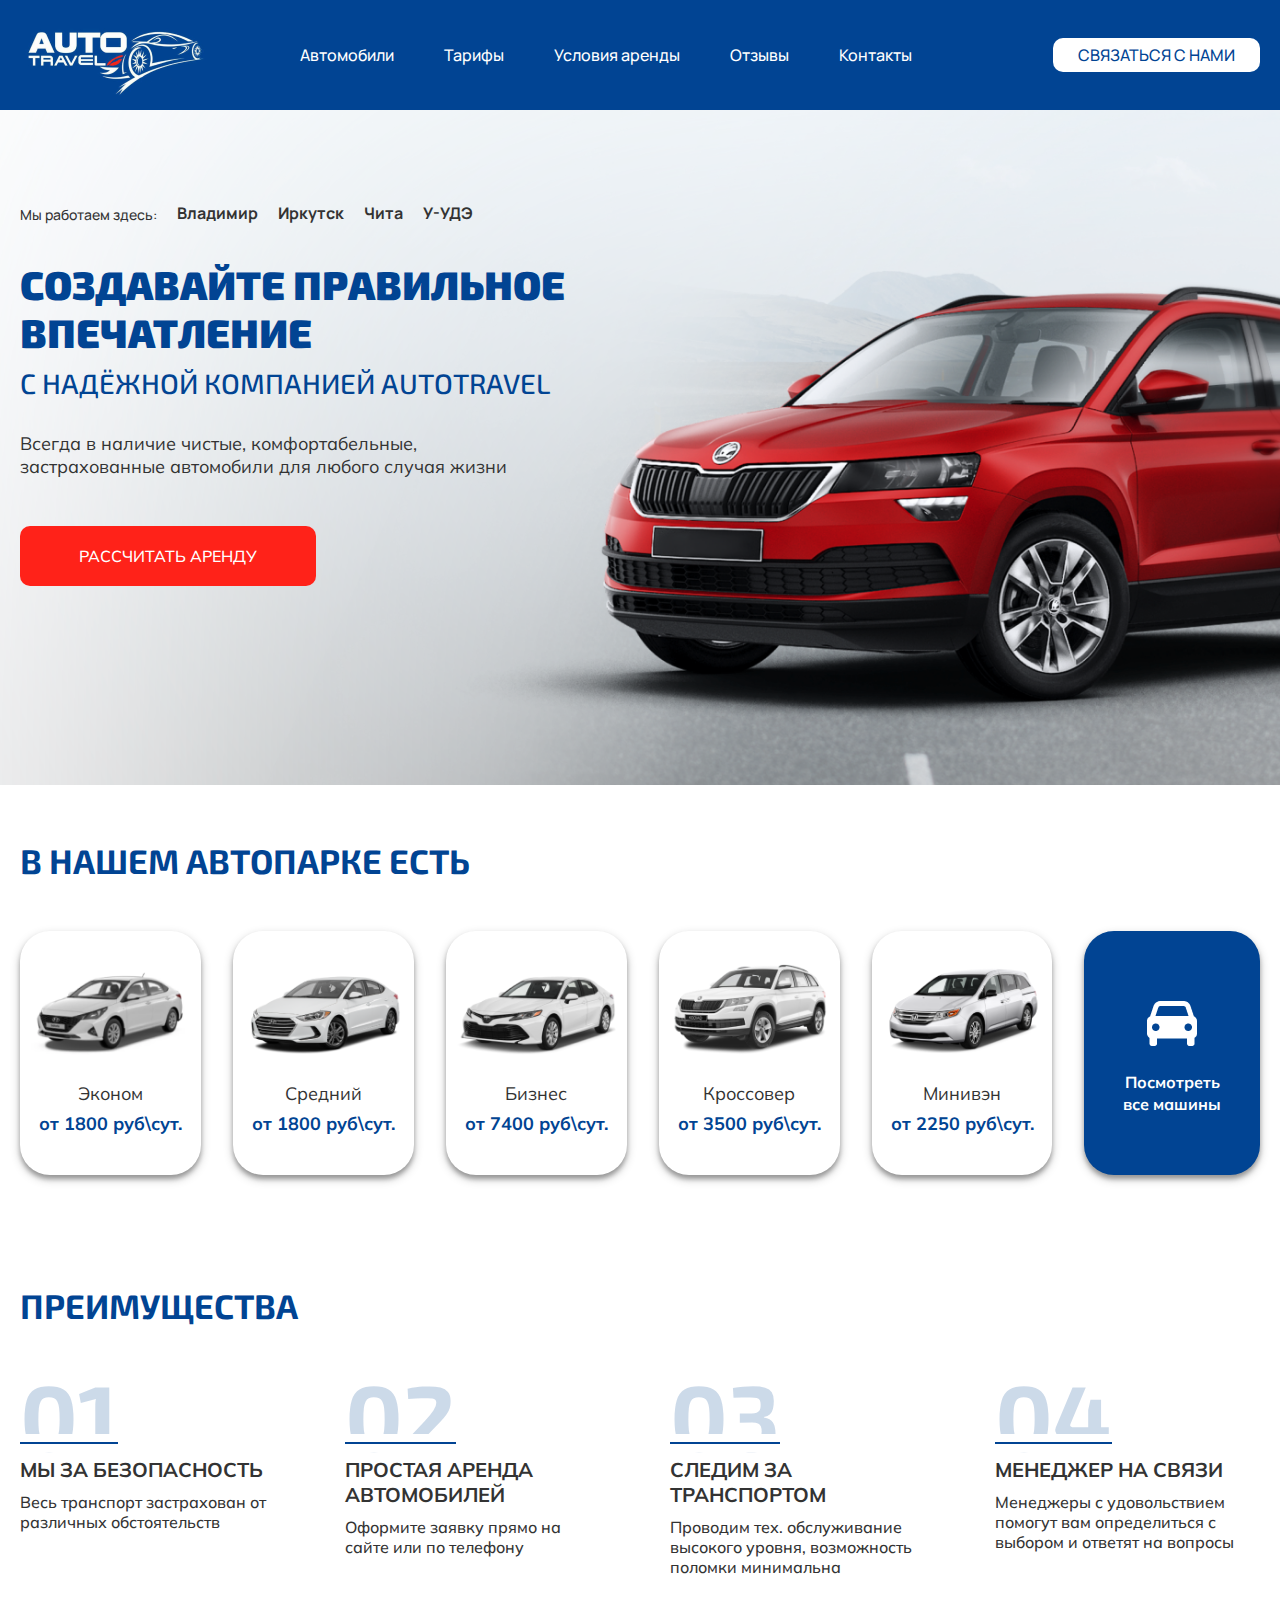
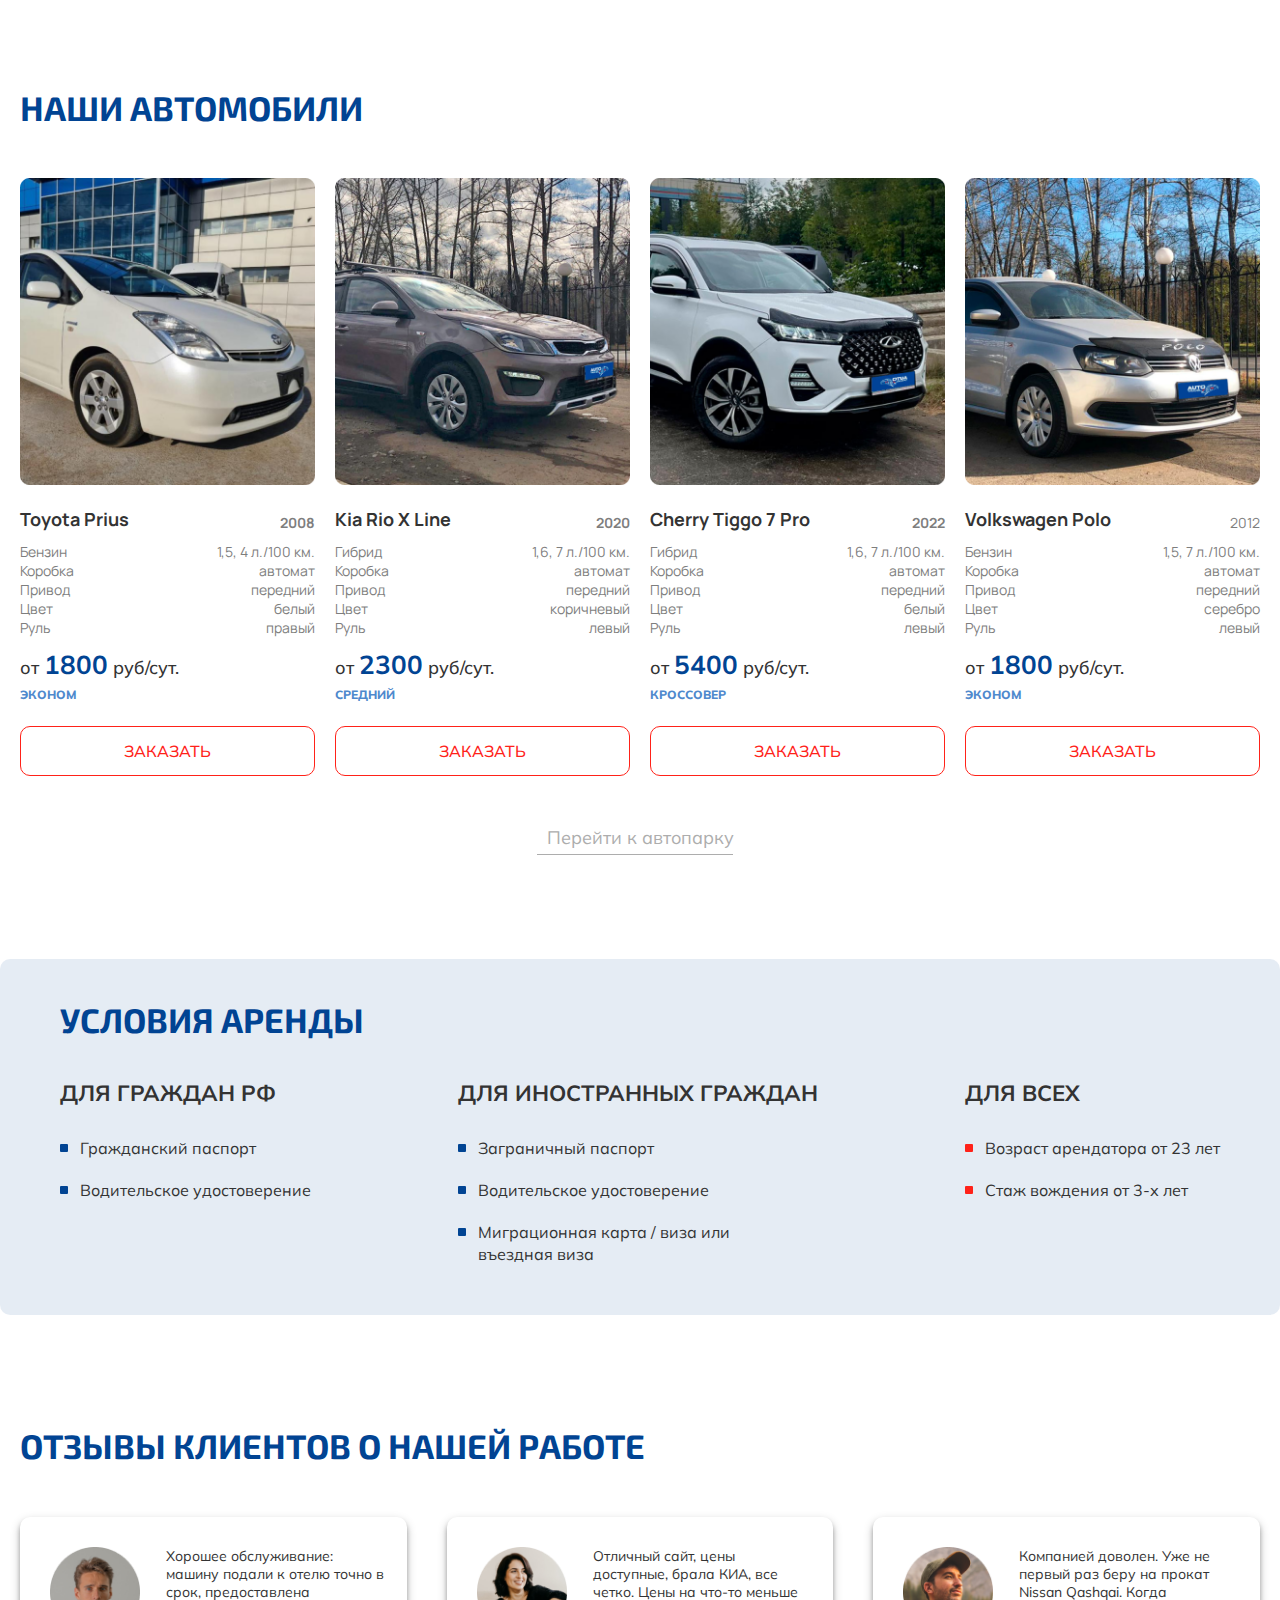
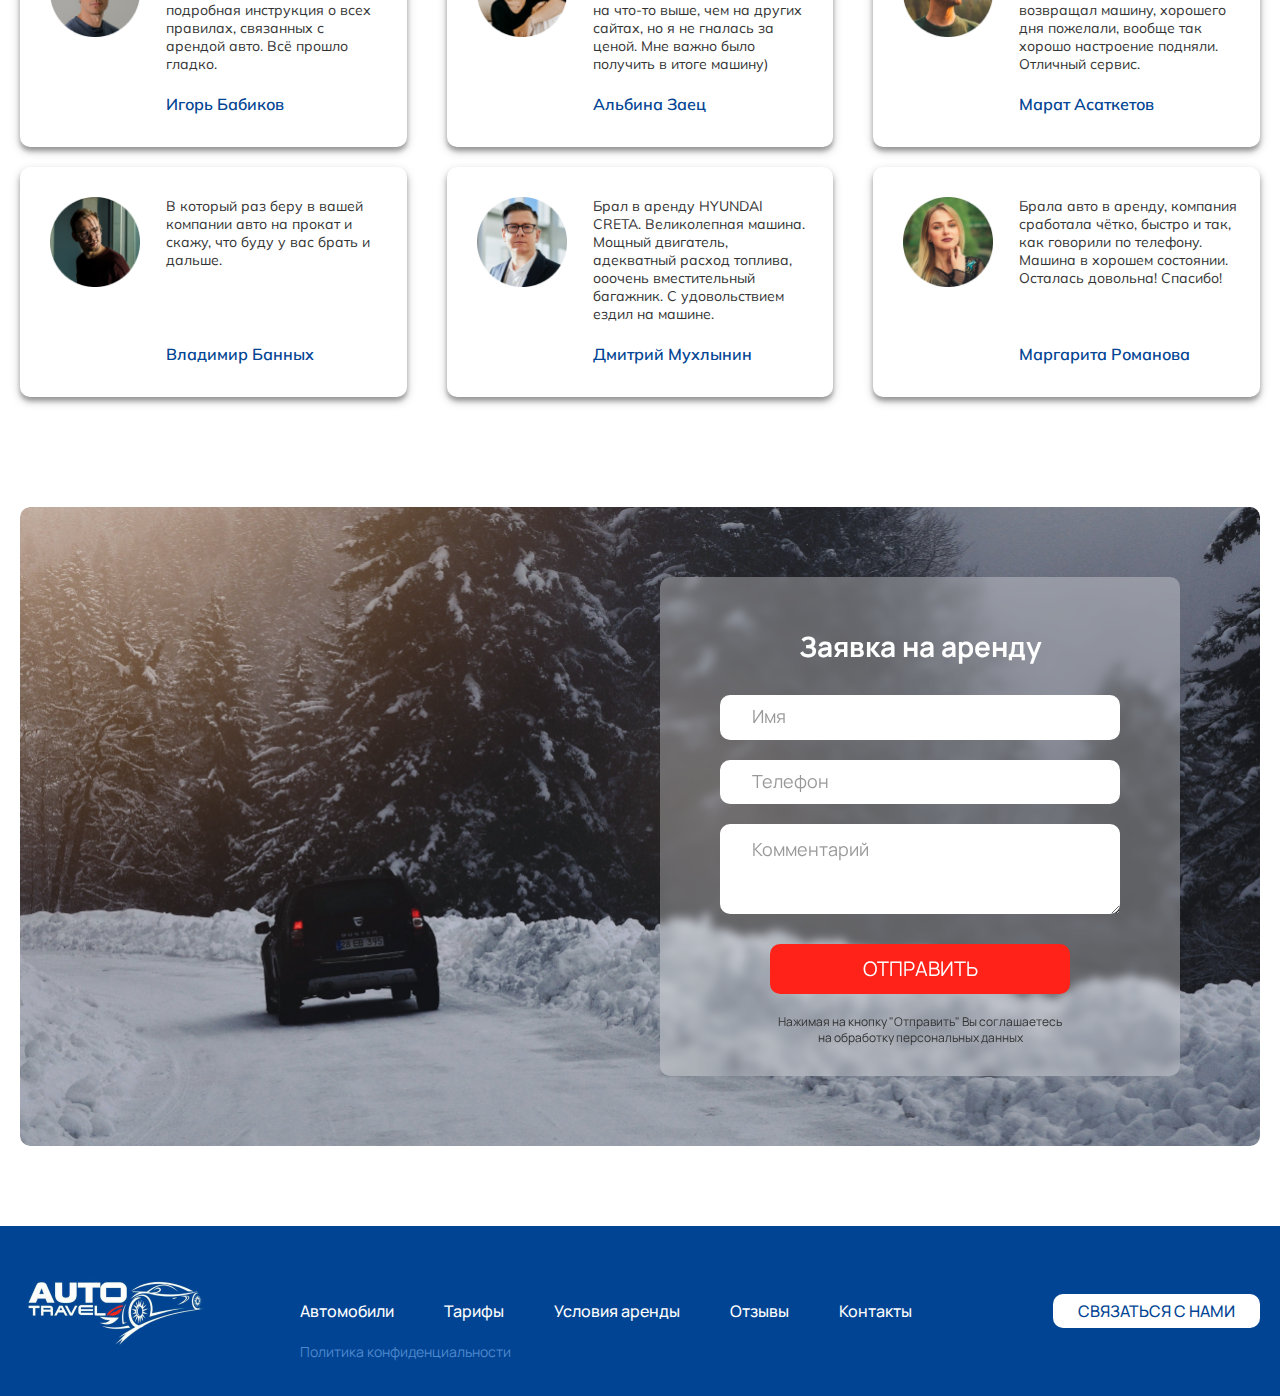
<file: index.html>
<!doctype html>
<html lang="en">

<head>
  <meta charset="UTF-8">
  <meta http-equiv="X-UA-Compatible" content="IE=edge">
  <meta name="viewport" content="width=device-width,initial-scale=1">
  <title>Auto Travel</title>
  <link href="style.index.71f0271fb2bd849b9419.css" rel="stylesheet">
</head>

<body>

	<div class="wrapper">
		<!-- HEADER -->
		<header class="header" id="header">
			<div class="container">
				<div class="header__inner">
					<!-- header logo left side -->
					<div class="header__logo">
						<a href="#">
							<img src="./images/header-logo.png" alt="auto_travel_logo">
						</a>
					</div>
					<!-- header content right side -->
					<div class="header__content">
						<!-- header menu -->
						<nav class="header__menu">
							<ul class="header__menu-list">
								<li class="header__menu-item">
									<a class="header__menu-link" href="#autopark">Автомобили</a>
								</li>
								<li class="header__menu-item">
									<a class="header__menu-link" href="./html/plans.html">Тарифы</a>
								</li>
								<li class="header__menu-item">
									<a class="header__menu-link" href="#terms">Условия аренды</a>
								</li>
								<li class="header__menu-item">
									<a class="header__menu-link" href="#feedback">Отзывы</a>
								</li>
								<li class="header__menu-item">
									<a class="header__menu-link" href="./html/contacts.html">Контакты</a>
								</li>
							</ul>
						</nav>
						<!-- header btn -->
						<div class="header__btn">
							<button class="button header__button">Связаться с нами</button>
						</div>
						<!-- burger -->
						<div class="burger">
							<div class="burger__button">
								<span class="burger__button-line">
								</span>
							</div>
						</div>
					</div>
				</div>
			</div>
		</header>
		<!-- <a href="./html/calculator.html">В КАЛЬКУЛЯТОР</a> -->
		<!-- MAIN -->
		<main class="main">
			<!-- INTRO -->
			<section class="intro">
				<div class="container">
					<div class="intro__inner inner">
						<!-- intro location -->
						<div class="intro__location">
							<!-- intro location title -->
							<div class="intro__location-title">Мы работаем здесь:</div>
							<ul class="intro__location-list">
								<li class="intro__location-item">
									Владимир
								</li>
								<li class="intro__location-item">
									Иркутск
								</li>
								<li class="intro__location-item">
									Чита
								</li>
								<li class="intro__location-item">
									У-УДЭ
								</li>
							</ul>
						</div>
						<!-- intro title -->
						<h1 class="intro__title">
							Создавайте правильное <br> впечатление
						</h1>
						<div class="intro__subtitle">
							с надёжной компанией AutoTravel
						</div>
						<!-- intro text -->
						<div class="intro__text text__content">
							Всегда в наличие чистые, комфортабельные, <br>
							застрахованные автомобили для любого случая жизни
						</div>
						<!-- intro btn -->
						<button class="button intro__button">рассчитать аренду</button>
					</div>
				</div>
			</section>
			<!-- RATES -->
			<section class="rates" id="rates">
				<div class="container">
					<div class="rates__inner inner">
						<!-- rates title -->
						<h2 class="title rates__title">
							В нашем автопарке есть
						</h2>
						<div class="rates__cards">
							<!-- rates item -->
							<div class="rates__cards-item">
								<div class="rates__item-image">
									<img src="./images/econom-car.png" alt="econom-car">
								</div>
								<div class="rates__item-class text__content">
									Эконом
								</div>
								<div class="rates__item-price text__content">
									от 1800 руб\сут.
								</div>
							</div>
							<!-- rates item -->
							<div class="rates__cards-item">
								<div class="rates__item-image">
									<img src="./images/middle-car.png" alt="middle-car">
								</div>
								<div class="rates__item-class text__content">
									Средний
								</div>
								<div class="rates__item-price text__content">
									от 1800 руб\сут.
								</div>
							</div>
							<!-- rates item -->
							<div class="rates__cards-item">
								<div class="rates__item-image">
									<img src="./images/business-car.png" alt="business-car">
								</div>
								<div class="rates__item-class text__content">
									Бизнес
								</div>
								<div class="rates__item-price text__content">
									от 7400 руб\сут.
								</div>
							</div>
							<!-- rates item -->
							<div class="rates__cards-item">
								<div class="rates__item-image">
									<img src="./images/cross-car.png" alt="crossover-car">
								</div>
								<div class="rates__item-class text__content">
									Кроссовер
								</div>
								<div class="rates__item-price text__content">
									от 3500 руб\сут.
								</div>
							</div>
							<!-- rates item -->
							<div class="rates__cards-item">
								<div class="rates__item-image">
									<img src="./images/minivan-car.png" alt="minivan-car">
								</div>
								<div class="rates__item-class text__content">
									Минивэн
								</div>
								<div class="rates__item-price text__content">
									от 2250 руб\сут.
								</div>
							</div>
							<!-- rates viewall -->
							<div class="rates__cards-viewall">
								<div class="rates__cards-viewall--img">
									<img src="./images/car-icon.png" alt="minivan-car">
								</div>
								<a class="rates__cards-viewall--link" href="./html/cars.html" target="_blank">
									Посмотреть <br> все машины
								</a>
							</div>
						</div>
					</div>
				</div>
			</section>
			<!-- ADVANTAGES -->
			<section class="advantages">
				<div class="container">
					<div class="advanrages__inner inner">
						<!-- advantages title -->
						<h2 class="title advantages__title">
							Преимущества
						</h2>
						<!-- advantages wrapper -->
						<div class="advantages__content">
							<!-- advantages item -->
							<div class="advantages__item">
								<div class="advantages__number">
									01
								</div>
								<div class="advantages__caption">
									Мы за безопасность
								</div>
								<div class="advantages__text">
									Весь транспорт застрахован от различных обстоятельств
								</div>
							</div>
							<!-- advantages item -->
							<div class="advantages__item">
								<div class="advantages__number">
									02
								</div>
								<div class="advantages__caption">
									простая аренда автомобилей
								</div>
								<div class="advantages__text">
									Оформите заявку прямо на сайте или по телефону
								</div>
							</div>
							<!-- advantages item -->
							<div class="advantages__item">
								<div class="advantages__number">
									03
								</div>
								<div class="advantages__caption">
									Следим за транспортом
								</div>
								<div class="advantages__text">
									Проводим тех. обслуживание высокого уровня, возможность поломки минимальна
								</div>
							</div>
							<!-- advantages item -->
							<div class="advantages__item">
								<div class="advantages__number">
									04
								</div>
								<div class="advantages__caption">
									Менеджер на связи
								</div>
								<div class="advantages__text">
									Менеджеры с удовольствием помогут вам определиться с выбором и ответят на вопросы
								</div>
							</div>
						</div>
					</div>
				</div>
			</section>
			<!-- AUTOPARK -->
			<section class="autopark" id="autopark">
				<div class="container">
					<div class="autopark__inner inner">
						<!-- autopark title -->
						<h2 class="title autopark__title">
							Наши автомобили
						</h2>
						<div class="autopark__content">
							<!-- autopark card -->
							<div class="autopark__item">
								<div class="autopark__item-image">
									<img src="./images/autopark-1.png" alt="autopark-prius">
								</div>
								<ul class="autopark__item-params">
									<li class="autopark__item-param">
										<span class="autopark__item-param-left param-left--title">Toyota Prius</span>
										<span class="autopark__item-param-right param-left--year">2008</span>
									</li>
									<li class="autopark__item-param">
										<span class="autopark__item-param-left">Бензин</span>
										<span class="autopark__item-param-right">1,5, 4 л./100 км.</span>
									</li>
									<li class="autopark__item-param">
										<span class="autopark__item-param-left">Коробка</span>
										<span class="autopark__item-param-right">автомат</span>
									</li>
									<li class="autopark__item-param">
										<span class="autopark__item-param-left">Привод</span>
										<span class="autopark__item-param-right">передний</span>
									</li>
									<li class="autopark__item-param">
										<span class="autopark__item-param-left">Цвет</span>
										<span class="autopark__item-param-right">белый</span>
									</li>
									<li class="autopark__item-param">
										<span class="autopark__item-param-left">Руль</span>
										<span class="autopark__item-param-right">правый</span>
									</li>
								</ul>
								<div class="autopark__item-price">
									от <span class="autopark__item-price--num">1800</span> руб/сут.
								</div>
								<div class="autopark__item-class">
									эконом
								</div>
								<input type="button" value="Заказать" class="button autopark__button">
							</div>
							<!-- autopark card -->
							<div class="autopark__item">
								<div class="autopark__item-image">
									<img src="./images/autopark-2.png" alt="autopark-xline">
								</div>
								<ul class="autopark__item-params">
									<li class="autopark__item-param">
										<span class="autopark__item-param-left param-left--title">Kia Rio X Line</span>
										<span class="autopark__item-param-right param-left--year">2020</span>
									</li>
									<li class="autopark__item-param">
										<span class="autopark__item-param-left">Гибрид</span>
										<span class="autopark__item-param-right">1,6, 7 л./100 км.</span>
									</li>
									<li class="autopark__item-param">
										<span class="autopark__item-param-left">Коробка</span>
										<span class="autopark__item-param-right">автомат</span>
									</li>
									<li class="autopark__item-param">
										<span class="autopark__item-param-left">Привод</span>
										<span class="autopark__item-param-right">передний</span>
									</li>
									<li class="autopark__item-param">
										<span class="autopark__item-param-left">Цвет</span>
										<span class="autopark__item-param-right">коричневый</span>
									</li>
									<li class="autopark__item-param">
										<span class="autopark__item-param-left">Руль</span>
										<span class="autopark__item-param-right">левый</span>
									</li>
								</ul>
								<div class="autopark__item-price">
									от <span class="autopark__item-price--num">2300</span> руб/сут.
								</div>
								<div class="autopark__item-class">
									средний
								</div>
								<input type="button" value="Заказать" class="button autopark__button">
							</div>
							<!-- autopark card -->
							<div class="autopark__item">
								<div class="autopark__item-image">
									<img src="./images/autopark-3.png" alt="autopark-prius">
								</div>
								<ul class="autopark__item-params">
									<li class="autopark__item-param">
										<span class="autopark__item-param-left param-left--title">Cherry Tiggo 7 Pro</span>
										<span class="autopark__item-param-right param-left--year">2022</span>
									</li>
									<li class="autopark__item-param">
										<span class="autopark__item-param-left">Гибрид</span>
										<span class="autopark__item-param-right">1,6, 7 л./100 км.</span>
									</li>
									<li class="autopark__item-param">
										<span class="autopark__item-param-left">Коробка</span>
										<span class="autopark__item-param-right">автомат</span>
									</li>
									<li class="autopark__item-param">
										<span class="autopark__item-param-left">Привод</span>
										<span class="autopark__item-param-right">передний</span>
									</li>
									<li class="autopark__item-param">
										<span class="autopark__item-param-left">Цвет</span>
										<span class="autopark__item-param-right">белый</span>
									</li>
									<li class="autopark__item-param">
										<span class="autopark__item-param-left">Руль</span>
										<span class="autopark__item-param-right">левый</span>
									</li>
								</ul>
								<div class="autopark__item-price">
									от <span class="autopark__item-price--num">5400</span> руб/сут.
								</div>
								<div class="autopark__item-class">
									кроссовер
								</div>
								<input type="button" value="Заказать" class="button autopark__button">
							</div>
							<!-- autopark card -->
							<div class="autopark__item">
								<div class="autopark__item-image">
									<img src="./images/autopark-4.png" alt="autopark-prius">
								</div>
								<ul class="autopark__item-params">
									<li class="autopark__item-param">
										<span class="autopark__item-param-left param-left--title">Volkswagen Polo</span>
										<span class="autopark__item-param-right param-left-year">2012</span>
									</li>
									<li class="autopark__item-param">
										<span class="autopark__item-param-left">Бензин</span>
										<span class="autopark__item-param-right">1,5, 7 л./100 км.</span>
									</li>
									<li class="autopark__item-param">
										<span class="autopark__item-param-left">Коробка</span>
										<span class="autopark__item-param-right">автомат</span>
									</li>
									<li class="autopark__item-param">
										<span class="autopark__item-param-left">Привод</span>
										<span class="autopark__item-param-right">передний</span>
									</li>
									<li class="autopark__item-param">
										<span class="autopark__item-param-left">Цвет</span>
										<span class="autopark__item-param-right">серебро</span>
									</li>
									<li class="autopark__item-param">
										<span class="autopark__item-param-left">Руль</span>
										<span class="autopark__item-param-right">левый</span>
									</li>
								</ul>
								<div class="autopark__item-price">
									от <span class="autopark__item-price--num">1800</span> руб/сут.
								</div>
								<div class="autopark__item-class">
									эконом
								</div>
								<input type="button" value="Заказать" class="button autopark__button">
							</div>
						</div>
						<!-- autopark link -->
						<div class="autopark__link text__content">
							<a href="./html/cars.html" target="_blank">Перейти к автопарку</a>
						</div>

					</div>
				</div>
			</section>
			<!-- TERMS -->
			<section class="terms" id="terms">
				<div class="container">
					<div class="terms__inner inner">
						<!-- terms title -->
						<h2 class="title terms__title">
							Условия аренды
						</h2>
						<div class="terms__content">
							<!-- terms card -->
							<div class="terms__item">
								<div class="terms__caption">
									Для граждан РФ
								</div>
								<ul class="terms__item-list">
									<li class="terms__list-item">
										Гражданский паспорт
									</li>
									<li class="terms__list-item">
										Водительское удостоверение
									</li>
								</ul>
							</div>
							<!-- terms card -->
							<div class="terms__item">
								<div class="terms__caption">
									Для Иностранных граждан
								</div>
								<ul class="terms__item-list">
									<li class="terms__list-item">
										Заграничный паспорт
									</li>
									<li class="terms__list-item">
										Водительское удостоверение
									</li>
									<li class="terms__list-item">
										Миграционная карта / виза или <br> въездная виза
									</li>
								</ul>
							</div>
							<!-- terms card -->
							<div class="terms__item">
								<div class="terms__caption">
									для всех
								</div>
								<ul class="terms__item-list">
									<li class="terms__list-item">
										Возраст арендатора от 23 лет
									</li>
									<li class="terms__list-item">
										Стаж вождения от 3-х лет
									</li>
								</ul>
							</div>
						</div>
					</div>
				</div>
			</section>
			<!-- FEEDBACK -->
			<section class="feedback" id="feedback">
				<div class="container">
					<div class="feedback__inner inner">
						<!-- feedback title -->
						<h2 class="title feedback__title">
							Отзывы клиентов о нашей работе
						</h2>
						<div class="feedback__content">
							<!-- feedback card -->
							<div class="feedback__item">
								<div class="feedback__image">
									<img src="./images/feedback-1.png" alt="feedback-1">
								</div>
								<div class="feedback__description">
									<p class="feedback__text">
										Хорошее обслуживание: машину подали к отелю точно в срок, предоставлена подробная инструкция о всех
										правилах, связанных с арендой авто. Всё прошло гладко.
									</p>
									<span class="feedback__author">Игорь Бабиков</span>
								</div>
							</div>
							<!-- feedback card -->
							<div class="feedback__item">
								<div class="feedback__image">
									<img src="./images/feedback-2.png" alt="feedback-2">
								</div>
								<div class="feedback__description">
									<p class="feedback__text">
										Отличный сайт, цены доступные, брала КИА, все четко. Цены на что-то меньше на что-то выше, чем на
										других сайтах, но я не гналась за ценой. Мне важно было получить в итоге машину)
									</p>
									<span class="feedback__author">Альбина Заец</span>
								</div>
							</div>
							<!-- feedback card -->
							<div class="feedback__item">
								<div class="feedback__image">
									<img src="./images/feedback-3.png" alt="feedback-3">
								</div>
								<div class="feedback__description">
									<p class="feedback__text">
										Компанией доволен. Уже не первый раз беру на прокат Nissan Qashqai. Когда возвращал машину, хорошего
										дня пожелали, вообще так хорошо настроение подняли. Отличный сервис.
									</p>
									<span class="feedback__author">Марат Асаткетов</span>
								</div>
							</div>
							<!-- feedback card -->
							<div class="feedback__item">
								<div class="feedback__image">
									<img src="./images/feedback-4.png" alt="feedback-4">
								</div>
								<div class="feedback__description">
									<p class="feedback__text">
										В который раз беру в вашей компании авто на прокат и скажу, что буду у вас брать и дальше.
									</p>
									<span class="feedback__author">Владимир Банных</span>
								</div>
							</div>
							<!-- feedback card -->
							<div class="feedback__item">
								<div class="feedback__image">
									<img src="./images/feedback-5.png" alt="feedback-5">
								</div>
								<div class="feedback__description">
									<p class="feedback__text">
										Брал в аренду HYUNDAI CRETA. Великолепная машина. Мощный двигатель, адекватный расход топлива,
										ооочень вместительный багажник. С удовольствием ездил на машине.
									</p>
									<span class="feedback__author">Дмитрий Мухлынин</span>
								</div>
							</div>
							<!-- feedback card -->
							<div class="feedback__item">
								<div class="feedback__image">
									<img src="./images/feedback-6.png" alt="feedback-6">
								</div>
								<div class="feedback__description">
									<article class="feedback__text">
										Брала авто в аренду, компания сработала чётко, быстро и так, как говорили по телефону. Машина в
										хорошем состоянии. Осталась довольна! Спасибо!
									</article>
									<span class="feedback__author">Маргарита Романова</span>
								</div>
							</div>
						</div>
					</div>
				</div>
			</section>
			<!-- CONNECT -->
			<section class="connect">
				<div class="container">
					<div class="connect__inner">
						<!-- form -->
						<form class="form" id="form">
							<h2 class="form__title">
								Заявка на аренду
							</h2>
							<div class="form__data-field">
								<input class="form__input-name main-form-name" type="text" placeholder="Имя">
								<input class="form__input-phone main-form-phone" type="tel" placeholder="Телефон">
								<textarea class="form__textarea main-form-textarea" name="" id="" cols="20" rows="10" placeholder="Комментарий"></textarea>
								<button class="button form__button" type="submit">Отправить</button>
								<span class="form__descr">Нажимая на кнопку "Отправить" Вы соглашаетесь <br> на обработку персональных
									данных</span>
							</div>
						</form>
					</div>
				</div>
			</section>
		</main>
		<!-- FOOTER -->
		<footer class="footer">
			<div class="container">
				<div class="footer__inner">
					<!-- footer logo -->
					<div class="footer__logo">
						<a href="#header">
							<img src="./images/header-logo.png" alt="auto_travel_logo">
						</a>
					</div>
					<!-- footer content -->
					<div class="footer__content">
						<!-- footer menu -->
						<nav class="footer__menu">
							<ul class="footer__menu-list">
								<li class="footer__menu-item">
									<a class="footer__menu-link" href="#rates">Автомобили</a>
								</li>
								<li class="footer__menu-item">
									<a class="footer__menu-link" href="./html/plans.html">Тарифы</a>
								</li>
								<li class="footer__menu-item">
									<a class="footer__menu-link" href="#terms">Условия аренды</a>
								</li>
								<li class="footer__menu-item">
									<a class="footer__menu-link" href="#feedback">Отзывы</a>
								</li>
								<li class="footer__menu-item">
									<a class="footer__menu-link" href="./html/contacts.html">Контакты</a>
								</li>
							</ul>
							<a class="footer__menu-link--bottom" href="#" target="_blank">Политика конфиденциальности</a>
						</nav>
						<!-- footer btn -->
						<div class="header__btn">
							<button class="button header__button">Связаться с нами</button>
						</div>
					</div>
				</div>
			</div>
		</footer>
		<!-- POPUP -->
		<div class="popup popup-hide" id="popup">
			<div class="popup__wrapper">
				<div class="popup__window">
					<div class="popup__close">
						<img src="./images/bx-x-circle.svg.png" alt="close-icon">
					</div>
					<div class="popup__inner">
						<div class="popup__title">
							РАСЧЁТ АРЕНДЫ
						</div>
						<div class="popup__classes">
							<button class="popup__classes-button">Выберите класс машины
								<img class="popup__classes-button--arrow" src="./images/arrow-down.png" alt="arrow">
							</button>
							<ul class="popup__classes-list">
								<li data-class="" class="popup__classes-list-item">Выберите класс машины</li>
								<li data-class="econom" class="popup__classes-list-item">Эконом</li>
								<li data-class="middle" class="popup__classes-list-item">Средний</li>
								<li data-class="business" class="popup__classes-list-item">Бизнес</li>
								<li data-class="cross" class="popup__classes-list-item">Кроссовер</li>
								<li data-class="minivan" class="popup__classes-list-item">Минивэн</li>
							</ul>
							<input type="text" name="" value="" class="popup__input-class">
						</div>
						<div class="popup__cars">
							<button class="popup__cars-button">Выберите марку автомобиля
								<img class="popup__classes-button--arrow" src="./images/arrow-down.png" alt="arrow">
							</button>
						<ul data-class-cars="econom" class="popup__cars-list popup__cars-econom-list">
							<li data-price="0" data-guarantie="0" class="popup__cars-list-item start">Выберите марку автомобиля</li>
							<li data-price="2200" data-guarantie="5000" class="popup__cars-list-item">Volkswagen Polo</li>
							<li data-price="2500" data-guarantie="5000" class="popup__cars-list-item">Honda Fit Shuttle</li>
							<li data-price="2200" data-guarantie="5000" class="popup__cars-list-item">Toyota Fielder</li>
							<li data-price="2200" data-guarantie="5000" class="popup__cars-list-item">Toyota Prius</li>
							<li data-price="2200" data-guarantie="5000" class="popup__cars-list-item">Toyota Corolla</li>
							<li data-price="2200" data-guarantie="5000" class="popup__cars-list-item">Toyota Premio</li>
						</ul>
						<ul data-class-cars="middle" class="popup__cars-list popup__cars-middle-list">
							<li data-price="0" data-guarantie="0" class="popup__cars-list-item start">Выберите марку автомобиля</li>
							<li data-price="2200" data-guarantie="5000" class="popup__cars-list-item">Kia Rio</li>
							<li data-price="2800" data-guarantie="10000" class="popup__cars-list-item">Kia Rio</li>
							<li data-price="2700" data-guarantie="5000" class="popup__cars-list-item">Kia Rio X Line</li>
							<li data-price="2900" data-guarantie="10000" class="popup__cars-list-item">Kia Rio</li>
							<li data-price="2400" data-guarantie="5000" class="popup__cars-list-item">Hyundai Solaris</li>
							<li data-price="2500" data-guarantie="5000" class="popup__cars-list-item">Hyundai Solaris</li>
							<li data-price="2600" data-guarantie="5000" class="popup__cars-list-item">Hyundai Solaris</li>
							<li data-price="2700" data-guarantie="5000" class="popup__cars-list-item">Hyundai Solaris</li>
							<li data-price="2700" data-guarantie="5000" class="popup__cars-list-item">Hyundai Solaris</li>
							<li data-price="2200" data-guarantie="5000" class="popup__cars-list-item">Toyota Fielder</li>
							<li data-price="2200" data-guarantie="5000" class="popup__cars-list-item">Toyota Prius</li>
						</ul>
						<ul data-class-cars="business" class="popup__cars-business-list popup__cars-list">
							<li data-price="0" data-guarantie="0" class="popup__cars-list-item start">Выберите марку автомобиля</li>
							<li data-price="8000" data-guarantie="15000" class="popup__cars-list-item">Range Rover</li>
						</ul>
						<ul data-class-cars="cross" class="popup__cars-cross-list popup__cars-list">
							<li data-price="0" data-guarantie="0" class="popup__cars-list-item start">Выберите марку автомобиля</li>
							<li data-price="3900" data-guarantie="10000" class="popup__cars-list-item">Mitsubishi Outlander</li>
							<li data-price="3900" data-guarantie="10000" class="popup__cars-list-item">Renault Duster</li>
							<li data-price="5400" data-guarantie="15000" class="popup__cars-list-item">Chery Tiggo 7 Pro</li>
						</ul>
						<ul data-class-cars="minivan" class="popup__cars-minivan-list popup__cars-list">
							<li data-price="0" data-guarantie="0" class="popup__cars-list-item start">Выберите машину</li>
							<li data-price="2900" data-guarantie="10000" class="popup__cars-list-item">Toyota Ipsum</li>
							<li data-price="3900" data-guarantie="10000" class="popup__cars-list-item">Toyota Ipsum</li>
							<li data-price="2600" data-guarantie="5000" class="popup__cars-list-item">Honda Freed</li>
						</ul>
						<input type="text" name="" value="" class="popup__input-price">
						<input type="text" name="" value="" class="popup__input-guarantie">
						</div>
					</div>
					<div class="popup__calculate">
						<div class="popup__calculate-day-price">
							Цена одного дня:
							<span class="popup__calculate-day-price--span"> 1800 руб/сут.</span>
						</div>
						<div class="popup__calculate-day-amount">
							Срок аренды в днях:
							<input class="day-input" type="text" value="1">
						</div>
						<div class="popup__calculate-guarantie">
							Сумма залога:
							<span class="popup__calculate-guarantie--span">5000 руб.</span>
						</div>
						<button class="button popup__calculate-button">РАССЧИТАТЬ</button>
						<div class="popup__calculate-total"> ИТОГО:
							<span class="popup__calculate-total--span">7200 руб.</span>
						</div>
					</div>
				</div>
			</div>
		</div>
		<!-- RENT POPUP -->
		<div class="rent-popup rent-popup-hide" id="rent-popup">
			<div class="rent-popup__wrapper">
				<div class="rent-popup__window">
					<div class="rent-popup__close">
						<img src="./images/bx-x-circle.svg.png" alt="close-icon">
					</div>
					<form class="popup-rent__form" id="rent__form">
						<div class="rent-popup__inner">
							<div class="rent-popup__title">
								РАСЧЁТ АРЕНДЫ
							</div>
							<div class="rent-popup__calculate">
								<div class="rent-popup__calculate-car">
									Toyota Premio 2002
								</div>
								<div class="rent-popup__calculate-day-price">
									Цена одного дня:
									<span class="rent-popup__calculate-day-price--span"> 1800 руб/сут.</span>
								</div>
								<div class="rent-popup__calculate-day-amount">
									Срок аренды в днях:
									<input class="rent-day-input" type="text" value="1">
								</div>
								<div class="rent-popup__calculate-guarantie">
									Сумма залога:
									<span class="rent-popup__calculate-guarantie--span">5000 руб.</span>
								</div>
								<div class="popup-rent__form-name">
									<input type="text" placeholder="Имя">
								</div>
								<div class="popup-rent__form-phone">
									<input type="text" placeholder="Телефон">
								</div>
								<button class="button popup-rent__form-button" type="submit">Заказать</button> 
								<div class="rent-popup__calculate-total"> ИТОГО:
									<span class="rent-popup__calculate-total--span">7200 руб.</span>
								</div>
							</div>
						</div>
					</form>
				</div>
			</div>
		</div>
		<!-- INFO POPUP -->
		<div class="info-popup info-popup-hide" id="info-popup">
			<div class="info-popup__wrapper">
				<div class="info-popup__window">
					<div class="info-popup__close">
						<img src="./images/bx-x-circle.svg.png" alt="close-icon">
					</div>
					<form class="popup-rent__form" id="info">
						<div class="info-popup__inner">
							<div class="info-popup__title">
								ЕСТЬ ВОПРОСЫ?	
							</div>
								<div class="info-popup__city">
									<input class="info-day-input" type="text" placeholder="Из какого вы города?">
								</div>
								<div class="info-popup__name">
									<input class="info-day-input" type="text" placeholder="Как вас зовут?">
								</div>
								<div class="popup-info__phone">
									<input type="text" placeholder="Телефон">
								</div>
								<div class="popup-info__message">
									<textarea type="text" placeholder="Комментарий"></textarea>
								</div>
								<button class="button popup-info__form-button" type="submit">Отправить</button> 
						</div>
					</form>
				</div>
			</div>
		</div>
	</div>

</body>

</html>
</file>
<file: style.index.71f0271fb2bd849b9419.css>
@import url(https://fonts.googleapis.com/css2?family=Mulish:wght@400;500;700;900&display=swap);
@import url(https://fonts.googleapis.com/css2?family=Manrope:wght@400;500;700&display=swap);
@import url(https://fonts.googleapis.com/css2?family=Exo+2:wght@500;700;900&display=swap);

*,
::before,
::after {
  margin: 0;
  padding: 0;
  box-sizing: border-box
}

html {
  line-height: 1;
  -ms-text-size-adjust: 100%;
  -moz-text-size-adjust: 100%;
  -webkit-text-size-adjust: 100%;
  -webkit-font-smoothing: antialiased;
  -moz-osx-font-smoothing: grayscale;
  font-size: 62.5%
}

body,
html {
  height: 100%;
  min-width: 32rem
}

main {
  display: block
}

a {
  text-decoration: none;
  background-color: rgba(0, 0, 0, 0)
}

h1,
h2,
h3,
h4,
h5,
h6,
p {
  margin: 0
}

ul,
ol,
li {
  list-style-type: none;
  margin: 0;
  padding: 0
}

hr {
  box-sizing: content-box;
  height: 0;
  overflow: visible
}

img {
  border-style: none
}

button,
input,
optgroup,
select,
textarea {
  font-family: inherit;
  font-size: 100%;
  line-height: 1.15;
  margin: 0
}

button,
select {
  text-transform: none
}

button,
[type=button],
[type=reset],
[type=submit] {
  -webkit-appearance: button
}

body {
  font-family: "Mulish", sans-serif;
  font-size: 1.6rem;
  line-height: 2.2rem;
  font-weight: 400;
  color: #333;
  background-color: #fff
}

img {
  max-width: 100%;
  -o-object-fit: cover;
  object-fit: cover;
  display: block
}

.wrapper {
  min-height: 100%;
  display: flex;
  flex-direction: column;
  overflow: hidden
}

.wrapper>main {
  flex: 1 1 auto
}

.container {
  max-width: 132rem;
  width: 100%;
  margin: 0 auto;
  padding: 0 2rem
}

.inner {
  padding: 5.5rem 0
}

.text__content {
  font-size: 1.8rem;
  line-height: 2.3rem
}

.title {
  font-family: "Exo 2", sans-serif;
  display: inline-block;
  font-size: 3.4rem;
  line-height: 4.1rem;
  text-transform: uppercase;
  font-weight: 700;
  color: #014493
}

.chunk-title {
  font-family: "Exo 2", sans-serif;
  font-weight: 700;
  font-size: 4rem;
  line-height: 4.8rem;
  text-transform: uppercase;
  color: #014493
}

.button {
  outline: none;
  border: none;
  cursor: pointer;
  border-radius: 1rem;
  padding: 0 5.9rem;
  font-weight: 500;
  text-transform: uppercase;
  background-color: #ff2219;
  color: #fff
}

.form__input-name {
  margin: 3rem 0 2rem 0
}

.form__textarea {
  margin: 2rem 0 3rem 0;
  height: 9rem;
  resize: vertical
}

.form__button {
  width: 30rem;
  height: 5rem;
  margin: 0 auto;
  font-family: "Manrope", sans-serif;
  background-color: #ff2219;
  font-weight: 400;
  font-size: 2rem;
  line-height: 2.7rem;
  color: #fff;
  margin-bottom: 2rem
}

.form__descr {
  font-family: "Manrope", sans-serif;
  font-size: 1.2rem;
  line-height: 1.6rem;
  text-align: center;
  color: #333
}

form input,
textarea {
  border-radius: 1rem;
  outline: none;
  border: none;
  padding: 1.3rem 0 1.3rem 3.2rem
}

input::-moz-placeholder,
textarea::-moz-placeholder {
  font-family: "Manrope", sans-serif;
  font-size: 1.8rem;
  line-height: 2.5rem;
  color: rgba(51, 51, 51, .5)
}

input::placeholder,
textarea::placeholder {
  font-family: "Manrope", sans-serif;
  font-size: 1.8rem;
  line-height: 2.5rem;
  color: rgba(51, 51, 51, .5)
}

.header {
  width: 100%;
  background-color: #014493
}

.header__inner {
  font-family: "Manrope", sans-serif;
  font-weight: 500;
  display: flex;
  align-items: center
}

.header__logo {
  padding: 1.8rem 0 1.2rem 0
}

.header__logo img {
  max-width: 18.8rem
}

.header__content {
  display: flex;
  justify-content: space-between;
  flex: 1 1 100%;
  align-items: center;
  margin-left: 9.2rem
}

.header__menu-list {
  display: flex;
  gap: 5rem
}

.header__menu-link {
  color: #fff
}

.header__button {
  padding: .8rem 2.5rem;
  background-color: #fff;
  color: #014493;
  font-size: 1.6 rem
}

.intro {
  background-image: url('images/intro-bg.png');
  background-position: bottom right;
  background-repeat: no-repeat;
  background-size: cover
}

.intro .container {
  padding-bottom: 4.5rem
}

.intro__inner {
  padding: 9.2rem 0 15.4rem 0
}

.intro__location {
  display: flex;
  align-items: flex-end;
  margin-bottom: 3.6rem
}

.intro__location-title {
  font-family: "Manrope", sans-serif;
  font-weight: 500;
  font-size: 1.4rem;
  line-height: 1.9rem;
  margin-right: 2rem
}

.intro__location-list {
  display: flex;
  gap: 2rem;
  font-family: "Manrope", sans-serif;
  font-weight: 700
}

.intro__title {
  font-family: "Exo 2", sans-serif;
  font-weight: 900;
  font-size: 4rem;
  line-height: 4.8rem;
  text-transform: uppercase;
  margin-bottom: 1rem;
  color: #014493
}

.intro__subtitle {
  font-family: "Exo 2", sans-serif;
  font-weight: 500;
  font-size: 2.8rem;
  line-height: 3.4rem;
  text-transform: uppercase;
  margin-bottom: 3.2rem;
  color: #014493
}

.intro__text {
  margin-bottom: 4.8rem
}

.intro__button {
  height: 6rem
}

.rates__title {
  margin-bottom: 5rem
}

.rates__cards {
  display: flex;
  gap: 3.2rem
}

.rates__cards-item {
  flex: 0 1 24rem;
  border-radius: 3rem;
  box-shadow: 0rem .4rem .4rem rgba(0, 0, 0, .25), 0rem .4rem 1rem rgba(0, 0, 0, .25);
  padding: 3.2rem 1rem 3rem 1rem;
  text-align: center
}

.rates__item-class {
  margin: 1.7rem 0 .7rem 0
}

.rates__item-price {
  font-weight: 700;
  color: #014493
}

.rates__cards-viewall {
  padding: 7rem 0 6rem 0;
  flex: 0 1 24rem;
  background-color: #014493;
  border-radius: 3rem;
  display: flex;
  flex-direction: column;
  align-items: center;
  box-shadow: 0rem .4rem .4rem rgba(0, 0, 0, .25), 0rem .4rem 1rem rgba(0, 0, 0, .25)
}

.rates__cards-viewall--img {
  margin-bottom: 2.5rem
}

.rates__cards-viewall--link {
  font-weight: 700;
  color: #fff;
  text-align: center
}

.advantages__title {
  margin-bottom: 5.96rem
}

.advantages__content {
  display: flex;
  gap: 7.5rem
}

.advantages__item {
  flex: 0 1 25rem
}

.advantages__number {
  position: relative;
  font-family: "Exo 2", sans-serif;
  font-size: 9.2rem;
  font-weight: 700;
  line-height: 5.6rem;
  color: rgba(1, 68, 147, .2);
  display: inline-block;
  margin-bottom: 1.5rem
}

.advantages__number::before {
  content: "";
  position: absolute;
  z-index: 4;
  width: 100%;
  height: 1.8rem;
  background-color: #fff;
  bottom: -1rem;
  left: 0
}

.advantages__number::after {
  content: "";
  position: absolute;
  z-index: 5;
  width: 100%;
  height: .2rem;
  background-color: #014493;
  bottom: -0.2rem;
  left: 0
}

.advantages__caption {
  font-weight: 700;
  font-size: 2rem;
  line-height: 2.5rem;
  text-transform: uppercase;
  margin-bottom: 1rem
}

.advantages__text {
  font-weight: 500;
  line-height: 2rem
}

.autopark__title {
  margin-bottom: 5rem
}

.autopark__content {
  display: flex;
  gap: 2rem;
  margin-bottom: 5rem
}

.autopark__item {
  flex: 1 1 25%
}

.autopark__image {
  margin-bottom: 2rem
}

.autopark__item-params {
  font-size: 1.4rem;
  line-height: 1.9rem;
  color: #7e7e7e;
  font-family: "Manrope", sans-serif
}

.param-left--title {
  font-weight: 700;
  font-size: 1.8rem;
  line-height: 2.5rem;
  color: #333
}

.param-left--year {
  font-weight: 700
}

.autopark__item-param:first-child {
  margin: 2.2rem 0 1rem 0
}

.autopark__item-param {
  display: flex;
  justify-content: space-between;
  align-items: flex-end
}

.autopark__item-price {
  margin: 1rem 0 .4rem 0;
  font-weight: 500;
  font-size: 1.8rem;
  line-height: 2.5rem;
  color: #333
}

.autopark__item-price--num {
  font-weight: 700;
  font-size: 2.6rem;
  line-height: 3.6rem;
  color: #014493
}

.autopark__item-class {
  font-weight: 800;
  font-size: 1.2rem;
  line-height: 1.6rem;
  text-transform: uppercase;
  color: #4f89cd;
  margin-bottom: 2.3rem
}

.autopark__button {
  background-color: rgba(0, 0, 0, 0);
  border: 1px solid #ff2219;
  width: 100%;
  height: 5rem;
  color: #ff2219
}

.autopark__link {
  display: block;
  text-align: center
}

.autopark__link a {
  position: relative;
  color: #adadad
}

.autopark__link a::after {
  content: "";
  position: absolute;
  width: 19.6rem;
  height: .1rem;
  background-color: #adadad;
  bottom: -0.6rem;
  left: -1rem
}

.terms .container {
  padding: 5.5rem 0
}

.terms__inner {
  padding: 4rem 6rem 5rem 6rem;
  background: rgba(1, 68, 147, .1);
  border-radius: 1rem
}

.terms__title {
  margin-bottom: 3.9rem
}

.terms__content {
  display: flex;
  justify-content: space-between
}

.terms__caption {
  font-weight: 700;
  font-size: 2.2rem;
  line-height: 2.8rem;
  text-transform: uppercase;
  margin-bottom: 3rem
}

.terms__list-item {
  margin-left: 2rem;
  margin-bottom: 2rem;
  position: relative
}

.terms__list-item::before {
  content: "";
  position: absolute;
  top: 50%;
  left: -1.6rem;
  width: .8rem;
  height: .8rem;
  background-color: #014493;
  border-radius: .1rem;
  transform: translate(-50%, -50%)
}

.terms__item:last-child .terms__list-item::before {
  background-color: #ff2219
}

.terms__item:nth-child(2) .terms__list-item:nth-child(3)::before {
  top: 25%
}

.terms__list-item:last-child {
  margin-bottom: 0
}

.feedback__title {
  margin-bottom: 5.1rem
}

.feedback__content {
  display: grid;
  grid-template-columns: repeat(3, minmax(29rem, 40rem));
  grid-gap: 2rem 4rem;
  gap: 2rem 4rem
}

.feedback__item {
  padding: 3rem 2rem 3.2rem 3rem;
  display: flex;
  box-shadow: 0px .4rem 1rem rgba(0, 0, 0, .25), 0px .4rem .4rem rgba(0, 0, 0, .25);
  border-radius: 1rem
}

.feedback__item:nth-child(3n) {
  margin-right: 0
}

.feedback__image {
  flex: 1 1 9.4rem;
  margin-right: 2.6rem
}

.feedback__description {
  flex: 1 1 23rem;
  display: flex;
  flex-direction: column;
  justify-content: space-between
}

.feedback__text {
  font-weight: 400;
  font-size: 1.4rem;
  line-height: 1.8rem;
  margin-bottom: 2rem
}

.feedback__author {
  font-weight: 600;
  color: #014493
}

.connect .container {
  padding-top: 5.5rem;
  padding-bottom: 8rem
}

.connect__inner {
  border-radius: 1rem;
  padding: 7rem 0 7rem 0;
  background-image: url('./images/connect-bg.png');
  background-repeat: no-repeat;
  background-size: cover
}

.form {
  padding: 5rem 6rem 3rem 6rem;
  background-color: rgba(255, 255, 255, .3);
  -webkit-backdrop-filter: blur(5px);
  backdrop-filter: blur(5px);
  border-radius: 1rem;
  max-width: 52rem;
  margin: 0 8rem 0 auto
}

.form__title {
  color: #fff;
  font-family: "Manrope", sans-serif;
  font-weight: 700;
  font-size: 2.8rem;
  line-height: 3.8rem;
  text-align: center
}

.form__data-field {
  display: flex;
  flex-direction: column
}

.footer {
  background-color: #014493;
  width: 100%
}

.footer a {
  color: #fff
}

.footer__inner {
  font-family: "Manrope", sans-serif;
  font-weight: 500;
  display: flex;
  align-items: center
}

.footer__logo {
  padding: 4.2rem 0 4.8rem 0
}

.footer__logo img {
  max-width: 18.8rem
}

.footer__content {
  display: flex;
  justify-content: space-between;
  flex: 1 1 100%;
  align-items: center;
  margin-left: 9.2rem
}

.footer__menu {
  position: relative
}

.footer__menu-list {
  display: flex;
  gap: 5rem
}

.footer__menu-item {
  text-align: center
}

.footer .footer__menu-link--bottom {
  font-weight: 400;
  font-size: 1.4rem;
  line-height: 1.9rem;
  color: #4f89cd;
  position: absolute;
  top: 4.2rem
}

.burger {
  display: none;
  z-index: 2
}

@media(max-width: 991px) {
  .burger {
    display: block;
    cursor: pointer;
    padding: .7rem
  }

  .burger__button {
    position: relative;
    width: 5rem;
    height: 4rem;
    display: flex;
    align-items: center;
    justify-content: center;
    transition: all .4s
  }

  .burger__button-line {
    display: inline-block;
    height: .3rem;
    width: 90%;
    background-color: #fff;
    border-radius: .3rem;
    transition: all .4s
  }

  .burger__button.active span {
    transform: scale(0)
  }

  .burger__button.active::before {
    transform: rotate(45deg);
    top: 1.9rem
  }

  .burger__button.active::after {
    transform: rotate(-45deg);
    bottom: 1.8rem
  }

  .burger__button::before,
  .burger__button::after {
    content: "";
    position: absolute;
    height: .3rem;
    width: 90%;
    background-color: #fff;
    border-radius: .3rem;
    transition: all .5s
  }

  .burger__button::after {
    bottom: .6rem
  }

  .burger__button::before {
    top: .6rem
  }
}

@media(max-width: 591px) {
  .burger__button-line {
    width: 80%
  }

  .burger__button::after {
    bottom: .8rem;
    width: 80%
  }

  .burger__button::before {
    top: .8rem;
    width: 80%
  }
}

@media(max-width: 375px) {
  .burger__button-line {
    width: 70%
  }

  .burger__button::after {
    bottom: 1rem;
    width: 70%
  }

  .burger__button::before {
    top: 1rem;
    width: 70%
  }
}

.popup {
  position: fixed;
  width: 100%;
  height: 100%;
  top: 0;
  left: 0;
  right: 0;
  bottom: 0;
  overflow: hidden;
  overflow-y: auto;
  -webkit-overflow-scrolling: touch;
  background-color: rgba(51, 51, 51, .85);
  z-index: 55;
  display: flex;
  flex-flow: column nowrap;
  align-items: center;
  justify-content: center;
  flex-direction: column;
  transition: opacity .2s ease
}

.popup-hide {
  opacity: 0;
  visibility: hidden;
  transition: all .2s ease
}

.popup-show {
  background-color: rgba(80, 80, 80, .3);
  transition: all .2s ease;
  visibility: visible
}

.popup__wrapper {
  width: 50rem
}

.popup__window {
  position: relative;
  background-color: #fff;
  width: 60rem;
  max-width: 100%;
  display: flex;
  flex-direction: column;
  justify-content: center;
  align-items: center;
  padding: 5rem 4.2rem;
  z-index: 56;
  border-radius: 1rem
}

.popup__window--active {
  opacity: 1;
  transform: scale(1);
  transition: all .2s ease
}

.popup__close {
  position: absolute;
  top: 2.3rem;
  right: 2.3rem;
  width: 3rem;
  height: 3rem;
  cursor: pointer
}

.popup__inner {
  width: 100%
}

.popup__title {
  font-family: "Exo 2", sans-serif;
  font-weight: 700;
  font-size: 3rem;
  line-height: 3.6rem;
  text-align: center;
  color: #014493;
  margin-bottom: 3rem
}

.popup__classes,
.popup__cars {
  flex: 1 1 100%;
  position: relative
}

.popup__classes-button,
.popup__cars-button {
  width: 100%;
  position: relative;
  display: block;
  -moz-text-align-last: left;
  text-align-last: left;
  border-radius: 1rem;
  background-color: #fff;
  border: 1px solid #014493;
  height: 5rem;
  padding: 1rem 2rem;
  font-family: "Manrope", sans-serif;
  font-weight: 400;
  font-size: 1.6rem;
  line-height: 2.2rem;
  color: #adadad;
  cursor: pointer;
  margin-bottom: 2rem
}

.popup__classes-button--arrow {
  position: absolute;
  top: 50%;
  right: 2rem;
  transform: translate(-50%, -50%)
}

.popup__classes-button--arrow.active {
  transform: rotateX(180deg)
}

.popup__classes-list {
  display: none;
  position: absolute;
  top: 5rem;
  left: 0;
  overflow: hidden;
  width: 100%;
  z-index: 1
}

.popup__classes-list-item,
.popup__cars-list-item {
  width: 100%;
  position: relative;
  display: block;
  -moz-text-align-last: left;
  text-align-last: left;
  border-radius: 1rem;
  background-color: #fff;
  border: 1px solid #014493;
  height: 5rem;
  padding: 1rem 2rem;
  font-family: "Manrope", sans-serif;
  font-weight: 400;
  font-size: 1.6rem;
  line-height: 2.2rem;
  cursor: pointer
}

.popup__input-class,
.popup__input-price,
.popup__input-guarantie {
  visibility: hidden;
  opacity: 0;
  position: absolute
}

.popup__cars-list {
  display: none;
  position: absolute;
  top: 5rem;
  left: 0;
  overflow: hidden;
  width: 100%;
  z-index: 1
}

.popup__calculate {
  margin-right: auto;
  width: 100%
}

.popup__calculate-day-price,
.popup__calculate-day-amount,
.popup__calculate-guarantie {
  font-family: "Manrope", sans-serif;
  font-weight: 400;
  font-size: 1.6rem;
  line-height: 2.2rem;
  color: #333;
  padding-left: 2.2rem
}

.popup__calculate-day-price--span,
.popup__calculate-guarantie--span,
.popup__calculate-total--span {
  font-weight: 700;
  color: #014493;
  padding-left: 1rem
}

.day-input {
  margin: 1rem 0 1rem 1rem;
  width: 7rem;
  height: 3rem;
  font-family: "Manrope", sans-serif;
  font-weight: 400;
  font-size: 1.6rem;
  line-height: 2.2rem;
  border: .1rem solid #014493;
  border-radius: 1rem;
  text-align: center
}

.popup__calculate-button {
  margin: 2rem 0;
  width: 100%;
  height: 5rem;
  font-family: "Manrope", sans-serif;
  font-weight: 400;
  font-size: 1.6rem;
  line-height: 2.2rem;
  color: #fff
}

.popup__calculate-total {
  padding-left: 2.2rem;
  font-family: "Manrope", sans-serif;
  font-weight: 400;
  font-size: 2rem;
  line-height: 2.7rem;
  color: #333;
  text-transform: uppercase
}

.popup__calculate-total--span {
  text-transform: none
}

.rent-popup {
  position: fixed;
  width: 100%;
  height: 100%;
  top: 0;
  left: 0;
  right: 0;
  bottom: 0;
  overflow: hidden;
  overflow-y: auto;
  -webkit-overflow-scrolling: touch;
  background-color: rgba(51, 51, 51, .85);
  z-index: 55;
  display: flex;
  flex-flow: column nowrap;
  align-items: center;
  justify-content: center;
  flex-direction: column;
  transition: opacity .2s ease
}

.rent-popup-hide {
  opacity: 0;
  visibility: hidden;
  transition: all .2s ease
}

.rent-popup-show {
  background-color: rgba(80, 80, 80, .3);
  transition: all .2s ease;
  visibility: visible
}

.rent-popup__wrapper {
  width: 41.4rem
}

.rent-popup__window {
  position: relative;
  background-color: #fff;
  width: 60rem;
  max-width: 100%;
  display: flex;
  flex-direction: column;
  justify-content: center;
  align-items: center;
  padding: 5rem 4.7rem 3.5rem 4.7rem;
  z-index: 56;
  border-radius: 1rem
}

.rent-popup__window--active {
  opacity: 1;
  transform: scale(1);
  transition: all .2s ease
}

.rent-popup__close {
  position: absolute;
  top: 2.3rem;
  right: 2.3rem;
  width: 3rem;
  height: 3rem;
  cursor: pointer
}

.rent-popup__inner {
  width: 100%
}

.rent-popup__title {
  font-family: "Exo 2", sans-serif;
  font-weight: 700;
  font-size: 3rem;
  line-height: 3.6rem;
  text-align: center;
  color: #014493;
  margin-bottom: 2rem
}

.rent-popup__input-class,
.rent-popup__input-price,
.rent-popup__input-guarantie {
  visibility: hidden;
  opacity: 0;
  position: absolute
}

.rent-popup__calculate {
  margin-right: auto;
  width: 100%
}

.rent-popup__calculate-car {
  margin-bottom: 2rem;
  font-family: "Manrope", sans-serif;
  font-weight: 700;
  font-size: 2rem;
  line-height: 2.7rem;
  color: #333
}

.rent-popup__calculate-day-price,
.rent-popup__calculate-day-amount,
.rent-popup__calculate-guarantie {
  font-family: "Manrope", sans-serif;
  font-weight: 400;
  font-size: 1.6rem;
  line-height: 2.2rem;
  color: #333
}

.rent-popup__calculate-day-price--span,
.rent-popup__calculate-guarantie--span,
.rent-popup__calculate-total--span {
  font-weight: 700;
  color: #014493;
  padding-left: 1rem
}

.rent-day-input {
  margin: 1rem 0 1rem 1rem;
  width: 7rem;
  height: 3rem;
  font-family: "Manrope", sans-serif;
  font-weight: 400;
  font-size: 1.6rem;
  line-height: 2.2rem;
  border: .1rem solid #014493;
  border-radius: 1rem;
  text-align: center
}

.rent-day-input {
  padding: 0
}

.popup-rent__form {
  width: 100%
}

.popup-rent__form-button {
  margin: 2rem 0;
  width: 100%;
  height: 5rem;
  font-family: "Manrope", sans-serif;
  font-weight: 400;
  font-size: 1.6rem;
  line-height: 2.2rem;
  color: #fff
}

.rent-popup__calculate-total {
  font-family: "Manrope", sans-serif;
  font-weight: 400;
  font-size: 2rem;
  line-height: 2.7rem;
  color: #333;
  text-transform: uppercase;
  text-align: left;
  width: 100%
}

.rent-popup__calculate-total--span {
  text-transform: none
}

.popup-rent__form-name {
  margin: 1.5rem 0 2rem 0
}

.popup-rent__form-name,
.popup-rent__form-phone {
  height: 4rem;
  border: .1rem solid #014493;
  border-radius: 1rem
}

.popup-rent__form-name input,
.popup-rent__form-phone input {
  width: 100%;
  background: rgba(0, 0, 0, 0);
  padding: 1rem 2rem
}

.popup-rent__form-name input::-moz-placeholder,
.popup-rent__form-phone input::-moz-placeholder {
  color: #adadad;
  font-family: "Manrope", sans-serif;
  font-weight: 400;
  font-size: 1.4rem;
  line-height: 1.9rem
}

.popup-rent__form-name input::placeholder,
.popup-rent__form-phone input::placeholder {
  color: #adadad;
  font-family: "Manrope", sans-serif;
  font-weight: 400;
  font-size: 1.4rem;
  line-height: 1.9rem
}

.info-popup {
  position: fixed;
  width: 100%;
  height: 100%;
  top: 0;
  left: 0;
  right: 0;
  bottom: 0;
  overflow: hidden;
  overflow-y: auto;
  -webkit-overflow-scrolling: touch;
  background-color: rgba(51, 51, 51, .85);
  z-index: 55;
  display: flex;
  flex-flow: column nowrap;
  align-items: center;
  justify-content: center;
  flex-direction: column;
  transition: opacity .2s ease
}

.info-popup input,
.info-popup textarea {
  border-radius: 1rem;
  border: 1px solid #014493;
  margin-bottom: 2rem;
  width: 100%
}

.info-popup-hide {
  opacity: 0;
  visibility: hidden;
  transition: all .2s ease
}

.info-popup-show {
  background-color: rgba(80, 80, 80, .3);
  transition: all .2s ease;
  visibility: visible
}

.info-popup__wrapper {
  width: 41.4rem
}

.info-popup__window {
  position: relative;
  background-color: #fff;
  width: 60rem;
  max-width: 100%;
  display: flex;
  flex-direction: column;
  justify-content: center;
  align-items: center;
  padding: 5rem 3.5rem 3.5rem 3.5rem;
  z-index: 56;
  border-radius: 1rem
}

.info-popup__window--active {
  opacity: 1;
  transform: scale(1);
  transition: all .2s ease
}

.info-popup__close {
  position: absolute;
  top: 2.3rem;
  right: 2.3rem;
  width: 3rem;
  height: 3rem;
  cursor: pointer
}

.info-popup__inner {
  width: 100%
}

.info-popup__title {
  font-family: "Exo 2", sans-serif;
  font-weight: 700;
  font-size: 3rem;
  line-height: 3.6rem;
  text-align: center;
  color: #014493;
  margin-bottom: 2rem
}

.popup-info__form {
  width: 100%
}

.popup-info__form-button {
  margin: 2rem 0;
  width: 100%;
  height: 5rem;
  font-family: "Manrope", sans-serif;
  font-weight: 400;
  font-size: 1.6rem;
  line-height: 2.2rem;
  color: #fff
}

.popup-rent__form-name input,
.popup-rent__form-phone input {
  width: 100%;
  background: rgba(0, 0, 0, 0);
  padding: 1rem 2rem
}

.popup-rent__form-name input::-moz-placeholder,
.popup-rent__form-phone input::-moz-placeholder {
  color: #adadad;
  font-family: "Manrope", sans-serif;
  font-weight: 400;
  font-size: 1.4rem;
  line-height: 1.9rem
}

.popup-rent__form-name input::placeholder,
.popup-rent__form-phone input::placeholder {
  color: #adadad;
  font-family: "Manrope", sans-serif;
  font-weight: 400;
  font-size: 1.4rem;
  line-height: 1.9rem
}

@media(max-width: 1200px) {
  .header__logo img {
    max-width: 16rem
  }

  .header__content {
    margin-left: 7rem
  }

  .header__menu-list {
    gap: 4rem
  }

  .header__email-link {
    margin-right: 3rem
  }

  .intro {
    background-position: bottom
  }

  .intro__inner {
    padding: 9.2rem 0 15.4rem 0
  }

  .intro__text {
    max-width: 43rem
  }

  .intro__text br {
    display: none
  }

  .intro-contacts {
    background-size: 50%
  }

  .intro-contacts__text-block {
    max-width: 55rem
  }

  .intro-contacts__text-block br {
    display: none
  }

  .rates__cards,
  .cars__cards {
    flex-wrap: wrap;
    justify-content: center
  }

  .rates__cards-item,
  .rates__cards-viewall {
    flex: 0 1 29rem;
    justify-content: center
  }

  .rates__item-image img {
    width: 100%
  }

  .footer__logo img {
    max-width: 16rem
  }

  .footer__content {
    margin-left: 7rem
  }

  .footer__menu-list {
    gap: 4rem
  }

  .footer__email-link {
    margin-right: 3rem
  }
}

@media(max-width: 1100px) {
  .header__logo img {
    max-width: 14rem
  }

  .header__content {
    margin-left: 6rem
  }

  .header__menu,
  .header__email-link {
    font-size: 1.4rem
  }

  .advantages__content {
    gap: 5.5rem
  }

  .terms__caption {
    font-size: 2rem
  }

  .feedback__image {
    margin-right: 1.6rem
  }

  .footer__logo img {
    max-width: 14rem
  }

  .footer__content {
    margin-left: 6rem
  }

  .footer__menu,
  .footer__email-link {
    font-size: 1.4rem
  }

  .contacts__info {
    margin-left: 5rem
  }
}

@media screen and (max-width: 991px) {
  .header__content {
    justify-content: flex-end;
    gap: 4rem
  }

  .header__menu {
    position: fixed;
    top: 0;
    left: 100%;
    height: 100%;
    width: 100%;
    background-color: #014493;
    padding: 8rem 2.7rem 0 0;
    display: flex;
    justify-content: flex-end;
    transition: all .4s ease;
    overflow: auto
  }

  .header__menu.active {
    left: 0%
  }

  .header__menu-list {
    flex-direction: column;
    align-items: flex-end;
    gap: 4rem;
    padding: 3rem 0
  }

  .header__list-item {
    padding: 0
  }

  .header__menu {
    font-size: 3rem
  }

  .advantages__content {
    flex-wrap: wrap;
    justify-content: center
  }

  .advantages__item {
    flex: 0 0 40%
  }

  .autopark__content {
    flex-wrap: wrap;
    justify-content: center
  }

  .autopark__item {
    flex: 0 1 45%
  }

  .autopark__item-image img {
    width: 100%
  }

  .autopark__item-params {
    font-size: 2.2rem;
    line-height: 3.2rem
  }

  .param-left--title {
    font-size: 3rem;
    line-height: 3.8rem
  }

  .autopark__item-price {
    font-size: 2.8rem;
    line-height: 3.5rem
  }

  .autopark__item-price--num {
    font-size: 3.6rem;
    line-height: 4.6rem
  }

  .autopark__item-class {
    font-size: 1.8rem;
    line-height: 2.6rem
  }

  .terms__caption {
    font-size: 2.2rem
  }

  .terms__content {
    flex-wrap: wrap;
    gap: 2rem
  }

  .terms__item {
    flex: 1 1 100%
  }

  .feedback__image {
    flex: 0 0 9.4rem;
    margin-right: 2.6rem
  }

  .feedback__content {
    grid-template-columns: repeat(2, minmax(29rem, 50%));
    gap: 2rem 3rem
  }

  .footer__inner {
    padding-bottom: 4rem
  }

  .footer__content {
    margin-left: 0;
    flex-direction: column;
    align-items: flex-end
  }

  .footer__menu-list {
    padding: 3rem 0 4rem 0
  }

  .footer .footer__menu-link--bottom {
    top: 6rem;
    left: 0;
    display: inline-block;
    width: 100%
  }

  .contacts__inner {
    flex-direction: column-reverse
  }

  .contacts__form {
    margin: 0 auto;
    width: 100%;
    max-width: 62rem
  }

  .contacts__info {
    display: flex;
    flex-direction: column;
    align-items: center;
    justify-content: center;
    gap: 3rem;
    margin-left: 0
  }

  .contacts__info-list {
    width: -webkit-fit-content;
    width: -moz-fit-content;
    width: fit-content
  }

  .contacts__social-list {
    margin-bottom: 2rem
  }

  .plans__item-title {
    padding: 2rem 0 2rem 2rem
  }

  .plans-row {
    padding: 2rem 1rem 2rem 2rem
  }

  .plans__econom-head,
  .plans__middle-head,
  .plans__business-head,
  .plans__cross-head,
  .plans__minivan-head,
  .plans__car-name,
  .plans__car-year,
  .plans__car-days {
    font-size: 1.6rem;
    line-height: 2rem
  }

  .cars-autopark__content {
    grid-template-columns: repeat(4, minmax(14rem, 25%))
  }

  .cars-autopark__item-param .param-left--title {
    font-size: 1.8rem;
    line-height: 2.5rem
  }
}

@media screen and (max-width: 850px) {

  .plans__econom-head,
  .plans__middle-head,
  .plans__business-head,
  .plans__cross-head,
  .plans__minivan-head,
  .plans__car-name,
  .plans__car-year,
  .plans__car-days {
    font-size: 1.4rem;
    line-height: 2rem
  }

  .cars__cards-item,
  .cars__cards-viewall {
    flex: 0 1 30rem
  }

  .cars-autopark__item-param .param-left--title {
    font-size: 1.6rem;
    line-height: 2.2rem
  }
}

@media screen and (max-width: 767px) {
  .intro__inner {
    padding: 7rem 0 12rem 0
  }

  .intro__location {
    flex-wrap: wrap
  }

  .intro__location-list {
    margin-top: 1rem;
    font-size: 1.4rem;
    line-height: 1.8rem
  }

  .intro__title {
    font-size: 3rem;
    line-height: 3.8rem
  }

  .intro__subtitle {
    font-size: 2rem;
    line-height: 2.8rem
  }

  .intro-contacts__location {
    flex-wrap: wrap
  }

  .intro-contacts__location-list {
    margin-top: 1rem;
    font-size: 1.4rem;
    line-height: 1.8rem
  }

  .intro__title {
    font-size: 3rem;
    line-height: 3.8rem
  }

  .advantages__content {
    gap: 4.5rem
  }

  .autopark__item-params {
    font-size: 2rem;
    line-height: 3rem
  }

  .param-left--title {
    font-size: 2.4rem;
    line-height: 3rem
  }

  .autopark__item-price {
    font-size: 2.4rem;
    line-height: 3rem
  }

  .autopark__item-price--num {
    font-size: 3.2rem;
    line-height: 4rem
  }

  .autopark__item-class {
    font-size: 1.6rem;
    line-height: 2.2rem
  }

  .feedback__content {
    grid-template-columns: repeat(1, minmax(29rem, 100%));
    gap: 2rem 3rem
  }

  .form {
    margin: 0 auto
  }

  .connect__inner {
    padding: 4rem
  }

  .footer__menu-list {
    margin-left: 2rem
  }

  .footer .footer__menu-link--bottom {
    left: 2rem
  }

  .contacts__inner {
    padding-bottom: 5.5rem
  }

  .intro-contacts__inner {
    padding: 4.7rem 0 0 0
  }

  .plans__title {
    margin-bottom: 4rem
  }

  .intro-plans__inner,
  .intro-cars__inner {
    padding: 4.7rem 0 4.7rem 0
  }

  .plans__item-title {
    font-size: 1.8rem;
    line-height: 2.4rem
  }

  .plans-row {
    display: grid;
    grid-template-columns: minmax(14rem, 32rem) minmax(9rem, 20rem) repeat(6, minmax(6rem, 12rem));
    grid-column-gap: .5rem;
    -moz-column-gap: .5rem;
    column-gap: .5rem
  }

  .plans__econom-head,
  .plans__middle-head,
  .plans__business-head,
  .plans__cross-head,
  .plans__minivan-head,
  .plans__car-name,
  .plans__car-year,
  .plans__car-days {
    font-size: 1.2rem;
    line-height: 1.8rem
  }

  .cars__cards-item,
  .cars__cards-viewall {
    flex: 0 1 45rem
  }

  .cars__item-image {
    float: left
  }

  .cars__cards-viewall {
    flex-direction: row;
    justify-content: center;
    gap: 3rem;
    min-height: 17.4rem;
    padding: 3.2rem 2rem
  }

  .cars__cards-viewall--img {
    margin-bottom: 0rem
  }

  .cars-autopark__content {
    grid-template-columns: repeat(3, minmax(14rem, 33%))
  }

  .cars-autopark__item-param .param-left--title {
    font-size: 1.8rem;
    line-height: 2.5rem
  }

  .button.cars-autopark__button {
    height: 4rem;
    font-size: 1.6rem
  }
}

@media screen and (max-width: 692px) {

  .plans__econom,
  .plans__middle,
  .plans__business,
  .plans__cross,
  .plans__minivan {
    overflow-x: scroll
  }
}

@media screen and (max-width: 650px) {
  .container {
    padding: 0 1rem
  }

  .text__content {
    font-size: 1.6rem;
    line-height: 2rem
  }

  .button {
    padding: 0 4rem
  }

  .title {
    font-size: 2.8rem;
    line-height: 3.8rem
  }

  .chunk-title {
    font-size: 3.4rem;
    line-height: 4rem
  }

  .header__logo img {
    max-width: 12rem
  }

  .header__content {
    margin-left: 0
  }

  .header__button {
    font-size: 1.2rem;
    padding: .5rem 1rem
  }

  .intro__button {
    height: 4rem
  }

  .advantages__item {
    flex: 0 0 100%
  }

  .advantages__content {
    gap: 3.5rem
  }

  .autopark__item {
    flex: 0 1 80%
  }

  .autopark__link a::after {
    width: 17.6rem;
    left: -1rem
  }

  .terms__caption {
    font-size: 1.8rem;
    margin-bottom: 2rem
  }

  .terms .container {
    padding: 0 3rem
  }

  .form__button {
    width: 20rem;
    height: 4rem;
    font-size: 1.8rem;
    line-height: 2.4rem
  }

  form input,
  textarea {
    padding: .8rem .8rem .8rem 1.2rem
  }

  .form {
    padding: 4rem 5rem
  }

  .footer__inner {
    flex-direction: column-reverse
  }

  .footer__logo {
    padding: 4.2rem 0 0 0
  }

  .footer__menu-list {
    margin-left: 0
  }

  .footer .footer__menu-link--bottom {
    left: 0
  }

  .footer .header__btn {
    margin: 0 auto
  }

  .contacts__form {
    padding: 4rem 5rem
  }

  .contacts__info-text {
    font-size: 1.8rem;
    line-height: 2.2rem
  }

  .plans__item {
    margin-top: 4rem
  }

  .plans-row {
    grid-template-columns: minmax(10rem, 32rem) minmax(9rem, 20rem) repeat(6, minmax(6rem, 12rem))
  }

  .cars-autopark__content {
    grid-template-columns: repeat(2, minmax(14rem, 24rem));
    justify-content: center
  }

  .cars-autopark__item-price {
    font-size: 1.6rem
  }

  .cars-autopark__item-price--num {
    font-size: 2.4rem
  }
}

@media screen and (max-width: 551px) {
  .form__title {
    font-size: 2.2rem;
    line-height: 3rem
  }

  .form {
    padding: 3rem 4rem
  }

  .form__descr {
    font-size: 1rem;
    line-height: 1.4rem
  }

  .form__descr br {
    display: none
  }

  .footer__menu-list {
    gap: 2rem
  }

  .footer__phone-link {
    left: 2.5rem
  }

  .contacts__info {
    margin-bottom: 3rem
  }

  .contacts__info {
    flex-direction: column;
    align-items: center;
    gap: 1rem
  }

  .contacts__info-worktime {
    margin-bottom: 2rem
  }

  .contacts__form {
    padding: 3rem 4rem
  }

  .plans__item {
    margin-top: 3rem
  }

  .cars-autopark__item-param .param-left--title {
    font-size: 1.6rem;
    line-height: 2.2rem
  }

  .popup__wrapper,
  .rent-popup__wrapper,
  .info-popup__wrapper {
    width: 30rem
  }

  .popup__window,
  .rent-popup__window,
  .info-popup__window {
    padding: 3rem 2.2rem
  }

  .popup__title,
  .rent-popup__title,
  .info-popup__title {
    font-size: 2rem;
    line-height: 2.8rem;
    margin-bottom: 2rem
  }

  .rent-popup__calculate-car {
    font-size: 1.8rem
  }

  .popup__classes-button,
  .popup__cars-button {
    height: 4rem;
    padding: .5rem 1rem;
    font-size: 1rem;
    line-height: 1.4rem;
    margin-bottom: 1rem
  }

  .popup__calculate-day-price,
  .popup__calculate-day-amount,
  .popup__calculate-guarantie,
  .rent-popup__calculate-day-price,
  .rent-popup__calculate-day-amount,
  .rent-popup__calculate-guarantie {
    font-size: 1.4rem;
    line-height: 2rem;
    padding-left: 0
  }

  .popup__calculate-button,
  .popup-rent__form-button {
    margin: 1rem 0;
    height: 3rem;
    font-size: 1.4rem;
    line-height: 2rem
  }

  .popup__calculate-total,
  .rent-popup__calculate-total {
    font-size: 1.6rem;
    line-height: 2.7rem
  }

  .popup-rent__form-name,
  .popup-rent__form-phone {
    height: 3rem
  }

  .popup-rent__form-name input,
  .popup-rent__form-phone input {
    padding: .5rem 1rem
  }
}

@media screen and (max-width: 468px) {
  .inner {
    padding: 3rem 0
  }

  .title {
    font-size: 2.4rem;
    line-height: 3.2rem
  }

  .header__logo img {
    max-width: 10rem
  }

  .intro__inner {
    padding: 4rem 0 5rem 0
  }

  .intro__location {
    margin-bottom: 2.6rem
  }

  .intro__location-list {
    gap: 1rem;
    font-size: 1.2rem
  }

  .connect__inner {
    padding: 2rem
  }

  .footer__menu-link {
    font-size: 1.1rem;
    gap: 1.5rem;
    white-space: nowrap
  }

  .form {
    padding: 3rem 2rem 3rem 2rem
  }

  .intro__location {
    margin-bottom: 2.6rem
  }

  .intro-contacts__location-list {
    gap: 1rem;
    font-size: 1.2rem
  }

  .autopark__item {
    flex: 0 1 90%
  }

  .contacts__form {
    padding: 3rem 2rem 3rem 2rem
  }

  .contacts__info-text {
    font-size: 1.4rem;
    line-height: 2rem
  }
}

@media screen and (max-width: 375px) {
  .title {
    font-size: 2rem;
    line-height: 2.6rem
  }

  .header__btn {
    margin-left: 1rem
  }

  .header__content {
    gap: 2rem
  }

  .autopark__item {
    flex: 0 1 100%
  }

  .footer__menu,
  .footer__email-link {
    width: 100%
  }

  .footer__menu-list {
    flex-direction: column;
    align-items: center
  }

  .footer .footer__menu-link--bottom {
    font-size: 1.1rem;
    white-space: nowrap;
    top: 23rem;
    left: -9%;
    width: 100%
  }

  .footer__phone-link {
    left: 0
  }

  .cars-autopark__item-price {
    font-size: 1.4rem
  }

  .cars-autopark__item-price--num {
    font-size: 2rem
  }

  .cars-autopark__item-params {
    font-size: 1.2rem
  }
}

/*# sourceMappingURL=style.index.71f0271fb2bd849b9419.css.map*/
</file>
